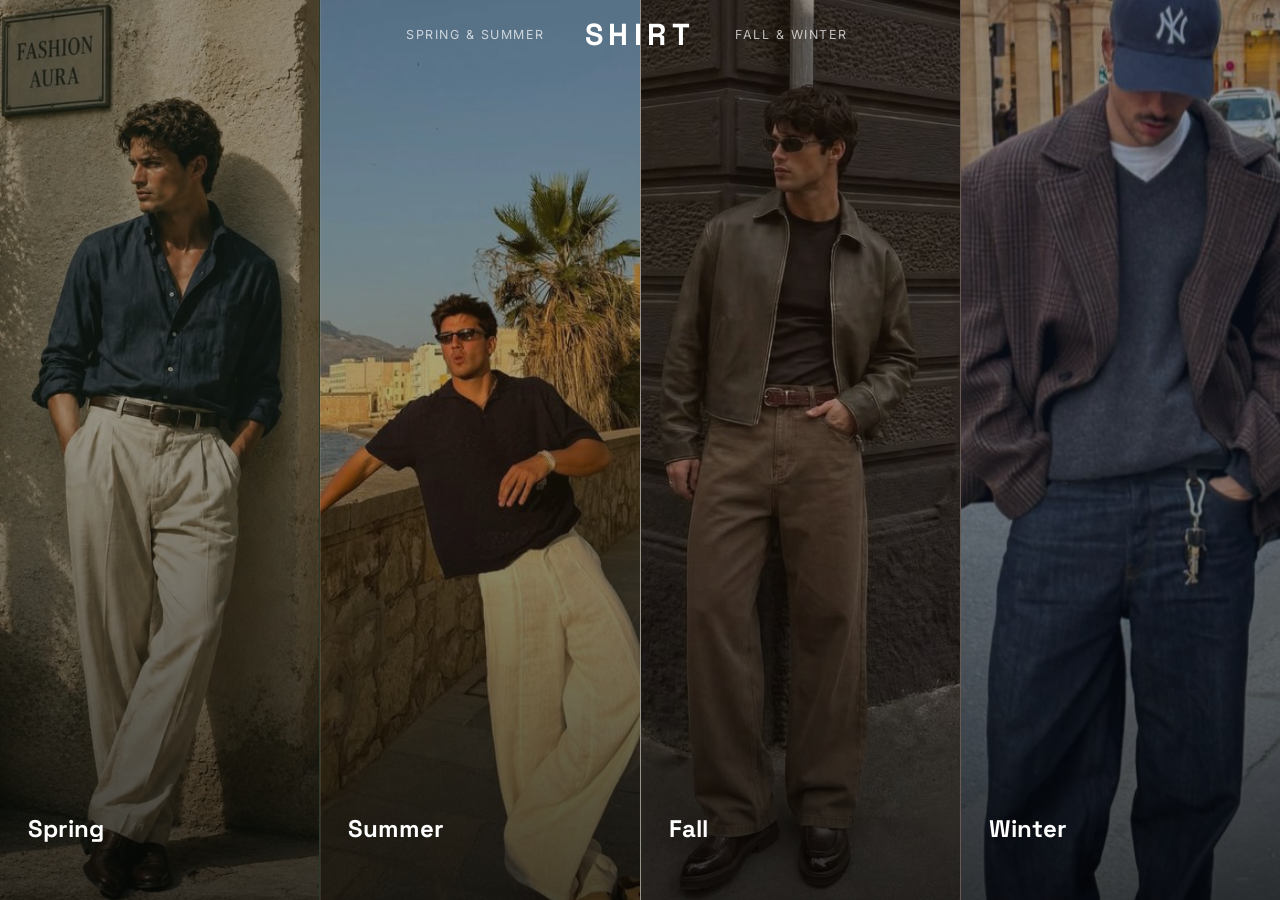
<file: index.html>
<!DOCTYPE html>
<html lang="en">
<head>
  <meta charset="UTF-8" />
  <meta name="viewport" content="width=device-width, initial-scale=1.0" />
  <title>SHIRT — Your Wardrobe, Every Season</title>
  <link rel="preconnect" href="https://fonts.googleapis.com" />
  <link rel="preconnect" href="https://fonts.gstatic.com" crossorigin />
  <link href="https://fonts.googleapis.com/css2?family=Space+Grotesk:wght@400;500;600;700&family=Inter:wght@300;400;500&display=swap" rel="stylesheet" />
  <link rel="icon" type="image/svg+xml" href="data:image/svg+xml,<svg xmlns='http://www.w3.org/2000/svg' viewBox='0 0 64 64'><rect width='64' height='64' rx='12' fill='%231A2744'/><text x='32' y='46' font-family='Georgia,serif' font-size='38' font-weight='700' fill='white' text-anchor='middle'>S</text></svg>" />
  <link rel="stylesheet" href="assets/css/style.css" />
</head>
<body>

  <!-- HEADER -->
  <header class="header">
    <nav class="nav">
      <a href="pages/warm-seasons.html">Spring & Summer</a>
    </nav>
    <a href="/" class="logo">SHIRT</a>
    <nav class="nav">
      <a href="pages/cold-seasons.html">Fall & Winter</a>
    </nav>
  </header>

  <!-- SEASONS FULL WIDTH -->
  <main class="seasons">

    <a href="pages/warm-seasons.html" class="season season-spring">
      <div class="season-bg"></div>
      <div class="season-content">
        <h2 class="season-title">Spring</h2>
        <p class="season-desc">Renewal & Lightness</p>
      </div>
    </a>

    <a href="pages/warm-seasons.html" class="season season-summer">
      <div class="season-bg"></div>
      <div class="season-content">
        <h2 class="season-title">Summer</h2>
        <p class="season-desc">Radiance & Freedom</p>
      </div>
    </a>

    <a href="pages/cold-seasons.html" class="season season-fall">
      <div class="season-bg"></div>
      <div class="season-content">
        <h2 class="season-title">Fall</h2>
        <p class="season-desc">Warmth & Depth</p>
      </div>
    </a>

    <a href="pages/cold-seasons.html" class="season season-winter">
      <div class="season-bg"></div>
      <div class="season-content">
        <h2 class="season-title">Winter</h2>
        <p class="season-desc">Precision & Elegance</p>
      </div>
    </a>

  </main>

  <script src="assets/js/main.js"></script>
</body>
</html>
</file>
<file: assets/css/style.css>
/* ─── RESET & BASE ─────────────────────────────────────────── */
*, *::before, *::after { box-sizing: border-box; margin: 0; padding: 0; }

:root {
  --navy:   #1A2744;
  --cream:  #F5F4F0;
  --accent: #3B6FD4;
  --muted:  #8A8F9E;
}

html, body {
  height: 100%;
  font-family: 'Inter', sans-serif;
  overflow: hidden;
}

/* ─── HEADER ───────────────────────────────────────────────── */
.header {
  position: fixed;
  top: 0; left: 0; right: 0;
  z-index: 100;
  height: 68px;
  display: flex;
  align-items: center;
  justify-content: center;
  padding: 0 32px;
}

.logo {
  font-family: 'Space Grotesk', sans-serif;
  font-weight: 700;
  font-size: 1.9rem;
  color: #fff;
  text-decoration: none;
  letter-spacing: 0.18em;
  flex-shrink: 0;
  mix-blend-mode: difference;
  transition: letter-spacing 0.4s ease;
}

.logo:hover { letter-spacing: 0.28em; }

.nav {
  display: flex;
  align-items: center;
  gap: 32px;
  flex: 1;
}

.nav:first-of-type { justify-content: flex-end; padding-right: 40px; }
.nav:last-of-type  { justify-content: flex-start; padding-left: 40px; }

.nav a {
  font-size: 0.78rem;
  font-weight: 400;
  letter-spacing: 0.12em;
  text-transform: uppercase;
  color: rgba(255,255,255,0.7);
  text-decoration: none;
  white-space: nowrap;
  mix-blend-mode: difference;
  transition: color 0.25s, letter-spacing 0.25s;
}

.nav a:hover { color: #fff; letter-spacing: 0.18em; }

/* mobile nav hidden by default */
.nav { display: none; }

/* ─── SEASONS ──────────────────────────────────────────────── */
.seasons {
  display: flex;
  height: 100vh;
  width: 100vw;
}

.season {
  position: relative;
  flex: 1;
  display: flex;
  align-items: flex-end;
  padding: 40px 28px;
  text-decoration: none;
  overflow: hidden;
  transition: flex 0.7s cubic-bezier(0.4, 0, 0.2, 1);
  border-right: 1px solid rgba(255,255,255,0.06);
  -webkit-tap-highlight-color: transparent;
}

.season:last-child { border-right: none; }

/* vignette */
.season::after {
  content: '';
  position: absolute;
  inset: 0;
  background: linear-gradient(to top, rgba(0,0,0,0.6) 0%, transparent 55%);
  pointer-events: none;
}

/* backgrounds */
.season-spring { background: #1e2e1e; }
.season-summer { background: #2e2510; }
.season-fall   { background: #2b1a10; }
.season-winter { background: #101b2e; }

.season-bg {
  position: absolute;
  inset: 0;
  background-size: cover;
  background-position: center;
  opacity: 0.6;
  transition: opacity 0.7s ease, transform 0.7s ease;
  transform: scale(1.04);
}

.season-spring .season-bg { background-image: url('../img/spring-banner.jpg'); }
.season-summer .season-bg { background-image: url('../img/summer-banner.jpg'); }
.season-fall   .season-bg { background-image: url('../img/fall-banner.jpg'); }
.season-winter .season-bg { background-image: url('../img/winter-banner.jpg'); }

/* content */
.season-content {
  position: relative;
  z-index: 2;
  display: flex;
  flex-direction: column;
  gap: 4px;
}

.season-title {
  font-family: 'Space Grotesk', sans-serif;
  font-weight: 700;
  font-size: 1.5rem;
  color: #fff;
  line-height: 1;
  transition: font-size 0.5s ease;
}

.season-desc {
  font-size: 0.78rem;
  color: rgba(255,255,255,0);
  font-weight: 300;
  transform: translateY(6px);
  transition: color 0.4s 0.1s, transform 0.4s 0.1s;
  white-space: nowrap;
}

/* ─── DESKTOP HOVER ────────────────────────────────────────── */
@media (hover: hover) {
  .nav { display: flex; }

  .seasons:has(.season:hover) .season:not(:hover) { flex: 0.55; }
  .season:hover { flex: 2.2; }

  .season:hover .season-bg { opacity: 0.85; transform: scale(1); }
  .season:hover .season-title { font-size: clamp(2rem, 3vw, 3.5rem); }
  .season:hover .season-desc { color: rgba(255,255,255,0.5); transform: translateY(0); }
}

/* ─── ANIMATIONS D'ENTRÉE ──────────────────────────────────── */
.season {
  opacity: 0;
  animation: revealSeason 0.9s ease forwards;
}

.season-spring { animation-delay: 0.1s; }
.season-summer { animation-delay: 0.22s; }
.season-fall   { animation-delay: 0.34s; }
.season-winter { animation-delay: 0.46s; }

@keyframes revealSeason {
  from { opacity: 0; clip-path: inset(0 100% 0 0); }
  to   { opacity: 1; clip-path: inset(0 0% 0 0); }
}

/* ─── MOBILE ───────────────────────────────────────────────── */
@media (max-width: 768px) {
  html, body { overflow: auto; }

  .header {
    background: rgba(26,39,68,0.95);
    backdrop-filter: blur(12px);
    justify-content: center;
  }

  .logo { font-size: 1.6rem; mix-blend-mode: normal; }

  .seasons {
    flex-direction: column;
    height: auto;
    min-height: 100dvh;
  }

  .season {
    flex: none;
    height: 25dvh;
    min-height: 150px;
    border-right: none;
    border-bottom: 1px solid rgba(255,255,255,0.07);
    padding: 24px 20px;
    align-items: flex-end;
  }

  .season:last-child { border-bottom: none; }

  .season-bg { transform: scale(1); opacity: 0.65; }
  .season-title { font-size: 1.7rem; }
  .season-desc { color: rgba(255,255,255,0.4); transform: translateY(0); }
}
</file>
